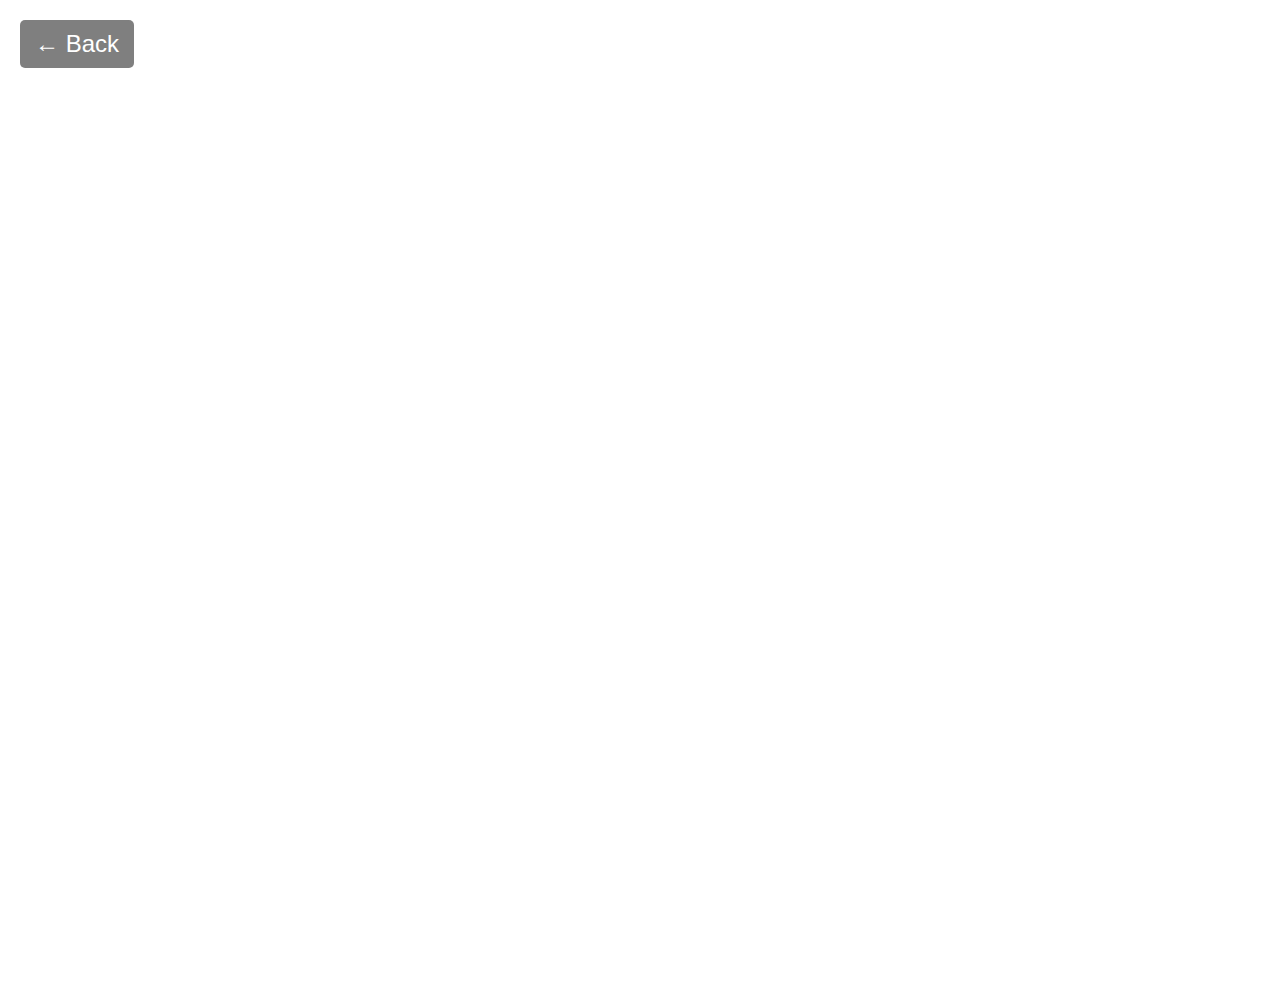
<file: index.html>
<!DOCTYPE html>
<html lang="en">

<head>
    <meta charset="UTF-8">
    <meta name="viewport" content="width=device-width, initial-scale=1.0">
    <title>Memory Match Card Game</title>
    <style>
        @import url('https://fonts.googleapis.com/css2?family=Press+Start+2P&display=swap');
        /* Gaming Font */

        body,
        html {
            margin: 0;
            padding: 0;
            width: 100%;
            height: 100%;
            font-family: Arial, sans-serif;
            overflow: hidden;
            position: relative;
        }

        /* Bubble Background */
        .bubble {
            position: absolute;
            width: 40px;
            height: 40px;
            background: rgba(255, 255, 255, 0.2);
            border-radius: 50%;
            bottom: -100px;
            animation: rise 20s infinite ease-in;
        }

        @keyframes rise {
            0% {
                transform: translateY(0) scale(1);
                opacity: 1;
            }

            100% {
                transform: translateY(-1000px) scale(1.5);
                opacity: 0;
            }
        }

        /* Slideshow Background */
        .slideshow-background {
            position: absolute;
            top: 0;
            left: 0;
            width: 100%;
            height: 100%;
            background-image: url('https://store-images.s-microsoft.com/image/apps.54588.14090654178473619.aa2706f7-9244-4d37-b59f-3f87f7589476.6a5a6db1-70ba-4b57-a879-7f9264cd3a40?h=1080');
            background-size: cover;
            background-position: center;
            background-attachment: fixed;
            /* Ensures background stays fixed */
            opacity: 1;
            animation: fadeOut 3s forwards;
        }

        @keyframes fadeOut {
            0% {
                opacity: 1;
            }

            100% {
                opacity: 0;
            }
        }

        .content {
            display: none;
            text-align: center;
            color: white;
            z-index: 1;
            position: relative;
            background-image: url('https://t4.ftcdn.net/jpg/01/31/15/51/360_F_131155172_4ZVdaT7YF5yJHqircjy59DDxV6aWFds9.jpg');
            /* New background */
            background-size: cover;
            background-position: center;
            padding-top: 80px;
            /* Moves the content down by 50px */
        }

        .hed {
            font-size: 3.5em;
            /* Increased title size */
            margin-top: px;
            font-family: 'Press Start 2P', cursive;
            /* Gaming font */
        }

        .container {
            margin-top: 50px;
        }

        .rectangle {
            width: 300px;
            height: 130px;
            margin: 30px auto;
            display: flex;
            align-items: center;
            justify-content: center;
            font-size: 1.5em;
            border-radius: 20px;
            cursor: pointer;
            transition: transform 0.3s, box-shadow 0.3s;
            color: #333;
            /* Darker font color for contrast */
            background: rgb(255, 255, 255);
            /* White background for rectangles */
            box-shadow: 4px 4px 8px rgba(0, 0, 0, 0.2);
        }

        .rectangle:hover {
            transform: scale(1.05);
            box-shadow: 8px 8px 16px rgba(0, 0, 0, 0.2);
        }

        .level-dashboard {
            display: none;
            margin-top: 50px;
            text-align: center;
        }

        .level-dashboard.active {
            display: block;
        }

        .level {
            display: inline-block;
            width: 50px;
            height: 50px;
            margin: 10px;
            border-radius: 25px;
            line-height: 50px;
            background-color: #ADD8E6;
            color: #fff;
            font-weight: bold;
            font-size: 1.2em;
            box-shadow: 4px 4px 8px rgba(0, 0, 0, 0.2);
            position: relative;
        }

        .level.completed {
            background-color: #32CD32;
        }

        .streak {
            position: absolute;
            top: -10px;
            right: -10px;
            background-color: #ff4500;
            color: white;
            border-radius: 50%;
            width: 20px;
            height: 20px;
            display: flex;
            align-items: center;
            justify-content: center;
            font-size: 0.8em;
        }

        /* Back Arrow Button */
        .back-button {
            position: absolute;
            top: 20px;
            left: 20px;
            font-size: 24px;
            color: #fff;
            text-decoration: none;
            background-color: rgba(0, 0, 0, 0.5);
            padding: 10px 15px;
            border-radius: 5px;
            z-index: 10;
            transition: background-color 0.3s;
        }

        .back-button:hover {
            background-color: rgba(0, 0, 0, 0.7);
        }
    </style>
</head>

<body>

    <!-- Slideshow Background -->
    <div class="slideshow-background"></div>

    <!-- Bubble Background -->
    <div class="bubble"></div>
    <div class="bubble"></div>
    <div class="bubble"></div>
    <div class="bubble"></div>
    <div class="bubble"></div>

    <!-- Back Arrow Button -->
    <a href="main.html" class="back-button">← Back</a>

    <!-- Main Content -->
    <div class="content">
        <h class="hed">Memory Match Card Game</h>
        <div class="container">
            <div class="rectangle" onclick="location.href='legislative.html'">Legislative</div>
            <div class="rectangle" onclick="location.href='judiciary.html'">Judiciary</div>
            <div class="rectangle" onclick="location.href='executive.html'">Executive</div>
        </div>

        <div class="container">
            <div class="rectangle" onclick="showDashboard()">Legislative</div>
            <div class="rectangle" onclick="showDashboard()">Judiciary</div>
            <div class="rectangle" onclick="showDashboard()">Executive</div>
        </div>

        <div class="level-dashboard" id="level-dashboard">
            <div class="level completed"><span class="streak">3</span>1</div>
            <div class="level">2</div>
            <div class="level">3</div>
            <div class="level">4</div>
            <div class="level">5</div>
            <div class="level completed"><span class="streak">2</span>6</div>
            <div class="level">7</div>
            <div class="level">8</div>
            <div class="level">9</div>
            <div class="level">10</div>
            <div class="level">11</div>
            <div class="level">12</div>
            <div class="level">13</div>
            <div class="level">14</div>
            <div class="level">15</div>
        </div>
    </div>

    <!-- JavaScript -->
    <script>
        // Show content after 3 seconds (after slideshow)
        setTimeout(() => {
            document.querySelector('.content').style.display = 'block';
        }, 3000);

        // Function to show the dashboard
        function showDashboard() {
            document.getElementById('level-dashboard').classList.add('active');
        }
    </script>
</body>

</html>
</file>
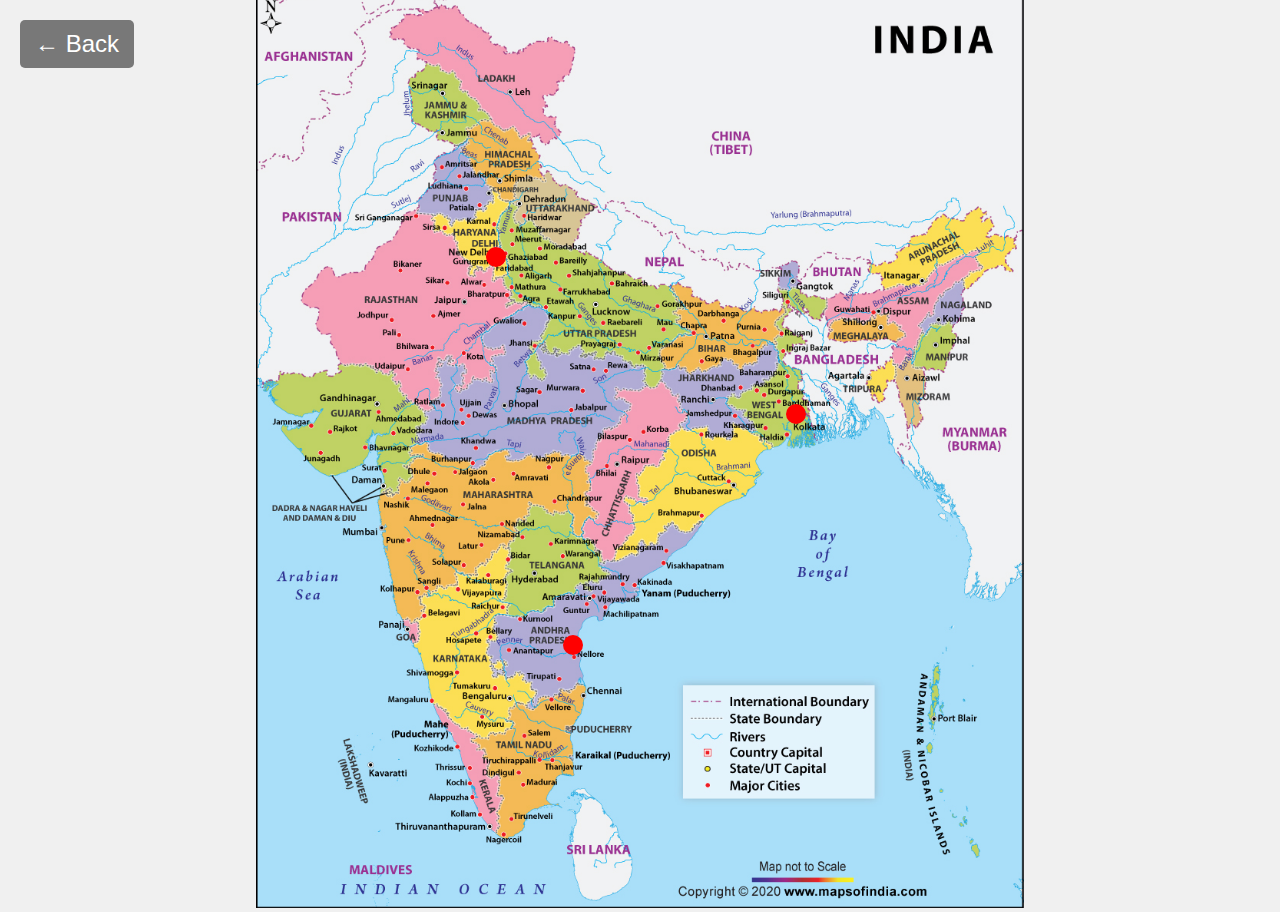
<file: mapmain.html>
<!DOCTYPE html>
<html lang="en">
<head>
    <meta charset="UTF-8">
    <meta http-equiv="X-UA-Compatible" content="IE=edge">
    <meta name="viewport" content="width=device-width, initial-scale=1.0">
    <title>Interactive India Map</title>
    <link rel="stylesheet" href="mapstyles.css">
</head>
<body>
    <a href="main.html" class="back-button">← Back</a>
    <div class="map-container">
        <img src="india-color-map.png" alt="India Map" id="india-map">
        <!-- Example ocations as clickable areas -->
        <div class="location" id="delhi" style="top: 28%; left: 30%;" onclick="showDescription('delhi')"></div>
        <div class="location" id="mumbai" style="top: 70%; left: 40%;" onclick="showDescription('mumbai')"></div>
        <div class="location" id="kolkata" style="top: 45%; left: 69%;" onclick="showDescription('kolkata')"></div>
    </div>

    <div id="description-box" class="description-box">
        <button id="close-btn" onclick="closeDescription()">Close</button>
        <p id="description-text"></p>
    </div>

    <audio id="voice-over" src=""></audio>

    <script src="mapscript.js"></script>
</body>
</html>
</file>
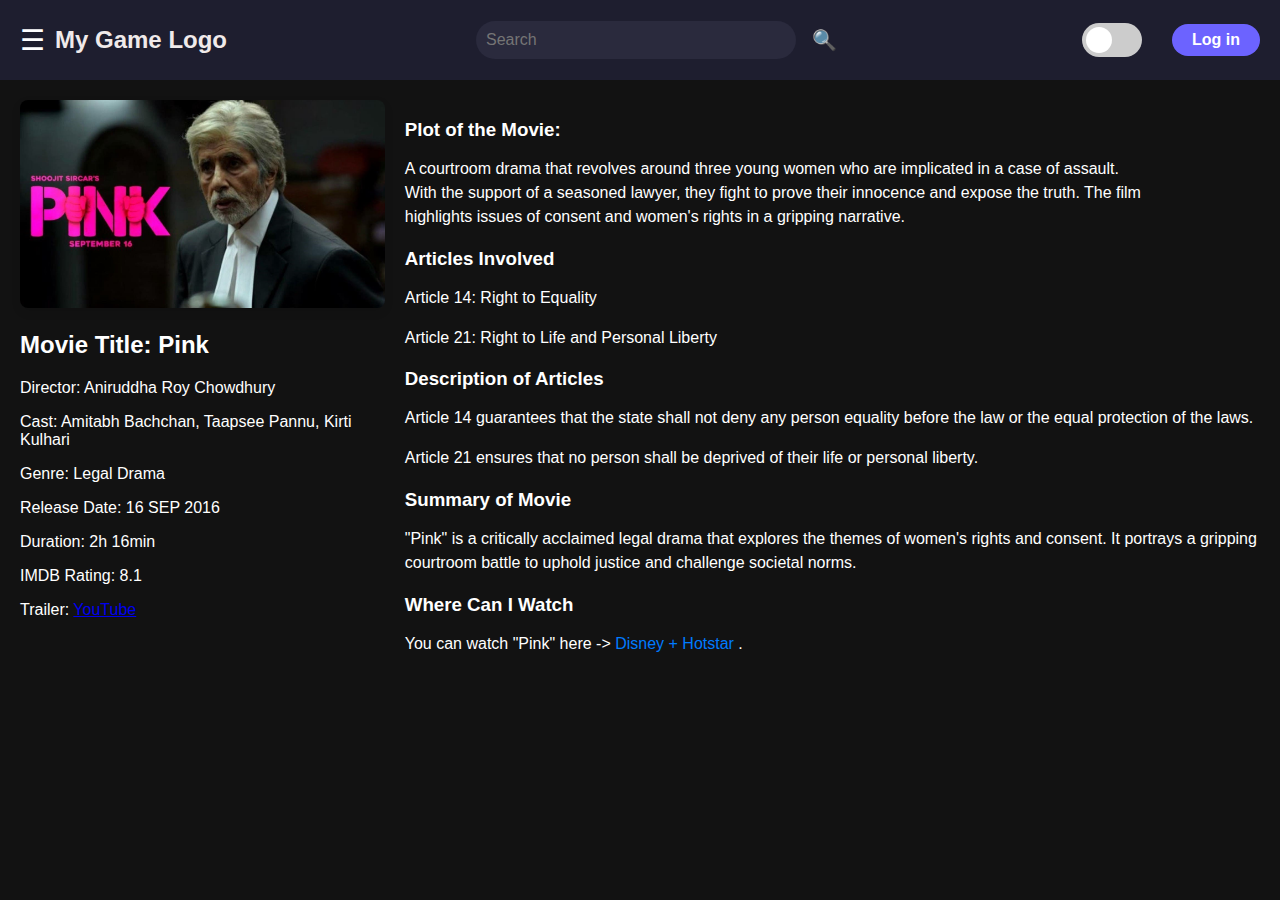
<file: pink.html>
<!DOCTYPE html>
<html lang="en">

<head>
  <meta charset="UTF-8">
  <meta name="viewport" content="width=device-width, initial-scale=1.0">
  <title>Movie Details</title>
  <link rel="stylesheet" href="movie.css">
</head>

<body>
  <!-- Include the same header to maintain consistency -->
  <header>
    <div class="logo">
      <span class="menu-icon">☰</span>
      <h1>My Game Logo</h1>
    </div>
    <div class="search-bar">
      <input type="text" placeholder="Search">
      <button>🔍</button>
    </div>
    <div class="user-actions">
      <!-- Light/Dark mode toggle -->
      <label class="switch">
        <input type="checkbox" id="theme-toggle">
        <span class="slider"></span>
      </label>
      <button class="login-btn">Log in</button>
    </div>
  </header>

  <!-- Main content section for movie details -->
  <main class="movie-detail-page">
    <div class="movie-image-section">
      <img src="pink.jpg" alt="Movie Image"> <!-- Pink Movie Image -->
      <div class="movie-details">
        <h2>Movie Title: Pink</h2>
        <p>Director: Aniruddha Roy Chowdhury</p>
        <p>Cast: Amitabh Bachchan, Taapsee Pannu, Kirti Kulhari</p>
        <p>Genre: Legal Drama</p>
        <p>Release Date: 16 SEP 2016</p>
        <p>Duration: 2h 16min</p>
        <p>IMDB Rating: 8.1</p>
        <p>Trailer: <a href="https://youtu.be/AL2TShb6fFs?si=4KziR-p0V7Wvk1H7">YouTube</a></p>
      </div>
    </div>

    <div class="movie-info-section">
      <h3>Plot of the Movie:</h3>
      <p>A courtroom drama that revolves around three young women who are implicated in a case of assault.<br> With the
        support of a seasoned lawyer, they fight to prove their innocence and expose the truth. The film<br> highlights
        issues of consent and women's rights in a gripping narrative.</p>

      <h3>Articles Involved</h3>
      <p>Article 14: Right to Equality</p>
      <p>Article 21: Right to Life and Personal Liberty</p>

      <h3>Description of Articles</h3>
      <p>Article 14 guarantees that the state shall not deny any person equality before the law or the equal protection
        of the laws.</p>
      <p>Article 21 ensures that no person shall be deprived of their life or personal liberty.</p>

      <h3>Summary of Movie</h3>
      <p>"Pink" is a critically acclaimed legal drama that explores the themes of women's rights and consent. It
        portrays a gripping courtroom battle to uphold justice and challenge societal norms.</p>

      <h3>Where Can I Watch</h3>
      <p>You can watch "Pink" here -> <a href="https://www.hotstar.com/in/movies/pink/1000154578">Disney + Hotstar
          </a>.</p>
    </div>
  </main>
  <script src="movie.js"></script>
</body>

</html>
</file>
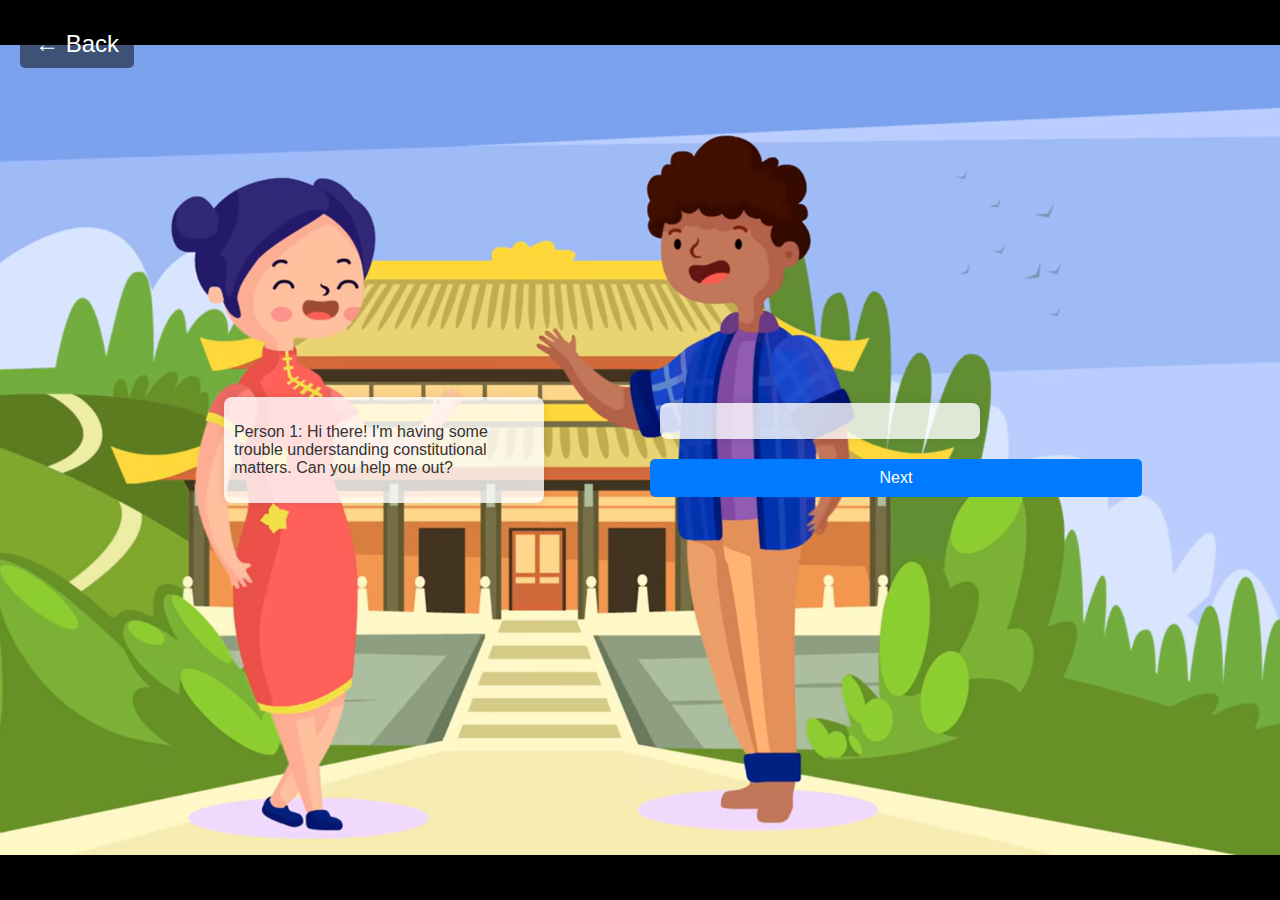
<file: senario.html>
<!DOCTYPE html>
<html lang="en">

<head>
  <meta charset="UTF-8">
  <meta name="viewport" content="width=device-width, initial-scale=1.0">
  <title>Constitution Conversation</title>
  <link rel="stylesheet" href="senariostyles.css">
</head>

<body>
  <a href="main.html" class="back-button">← Back</a>
  <div class="container">
    <!-- Left Side for Person 1's Questions -->
    <div class="left-side">
      <div class="dialogue-box" id="dialogue1">
        <p id="person1-message">Hello! Let's start our conversation.</p>
      </div>
    </div>

    <!-- Right Side for Options -->
    <div class="right-side">
      <div id="options" class="dialogue-box" style="display: none;">
        <button id="option1"></button>
        <button id="option2"></button>
        <button id="option3"></button>
      </div>

      <!-- Person 2's Responses -->
      <div class="dialogue-box" id="dialogue2">
        <p id="person2-message"></p>
      </div>

      <!-- Next Button -->
      <button id="next-btn" style="display: none;">Next</button>
    </div>
  </div>

  <script src="senscript.js"></script>
</body>

</html>
</file>
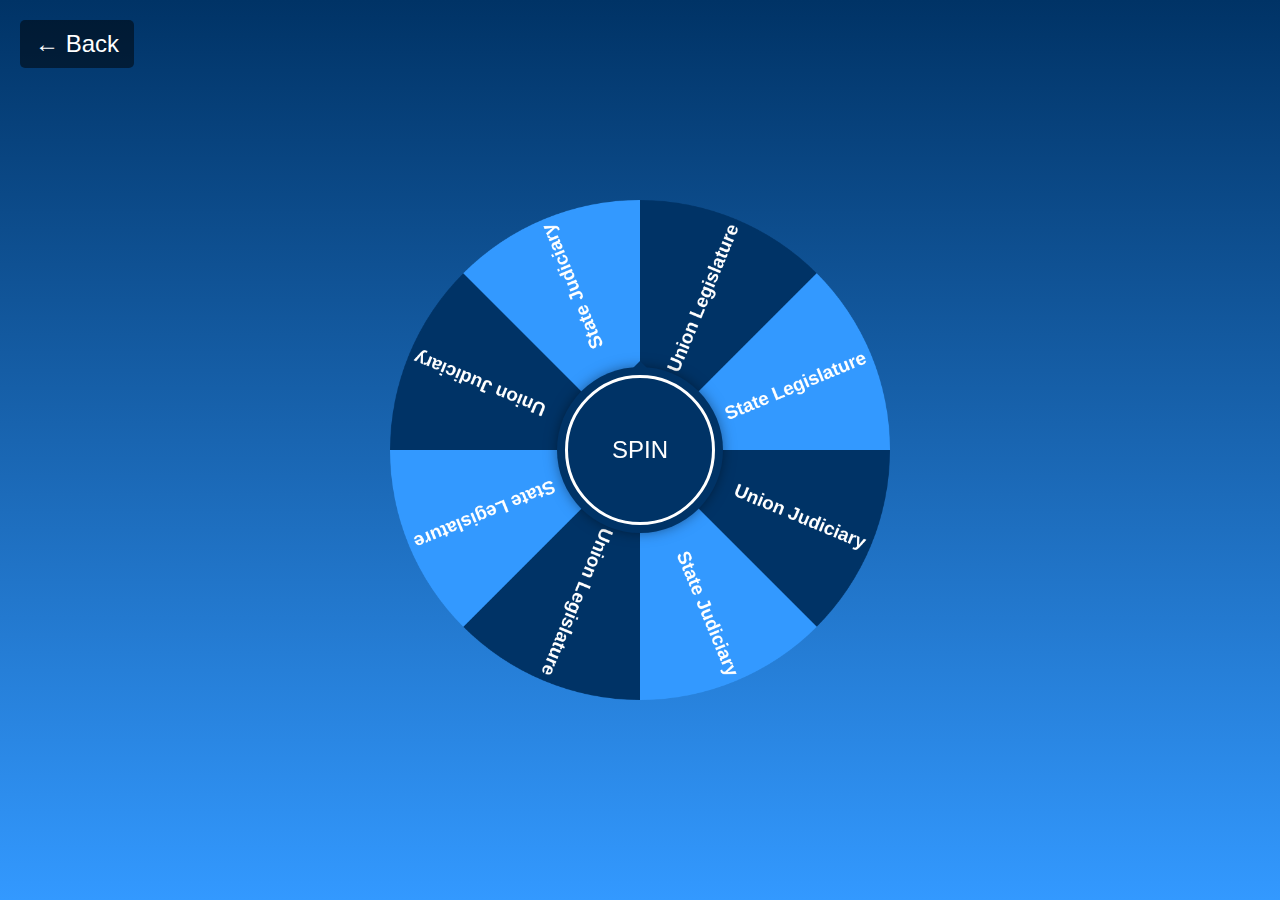
<file: spinmain.html>
<!doctype html>
<html>

<head>
  <title>Spin the Wheel</title>
  <meta charset="UTF-8" />
  <link rel="stylesheet" href="spinstyles.css" />
</head>

<body>
  <a href="main.html" class="back-button">← Back</a>
  <div id="spin_the_wheel">
    <canvas id="wheel" width="800" height="800"></canvas>
    <div id="spin">SPIN</div>
  </div>

  <!-- Popup -->
  <div class="popup">
    <div class="popup-content"></div>
    <button class="popup-close" onclick="closePopup()">Close</button>
  </div>

  <script defer src="spinscript.js"></script>
</body>

</html>
</file>
<file: mapstyles.css>
body {
    font-family: Arial, sans-serif;
    display: flex;
    justify-content: center;
    align-items: center;
    height: 100vh;
    margin: 0;
    background-color: #f0f0f0;
}

.map-container {
    position: relative;
    width: 60%;
}

#india-map {
    width: 100%;
}

.location {
    position: absolute;
    width: 20px;
    height: 20px;
    background-color: red;
    border-radius: 50%;
    cursor: pointer;
}

.description-box {
    display: none;
    position: absolute;
    width: 300px;
    padding: 20px;
    background-color: white;
    box-shadow: 0 0 10px rgba(0, 0, 0, 0.2);
    z-index: 10;
    align-items: center;
}

#close-btn {
    position: absolute;
    top: 10px;
    right: 10px;
    cursor: pointer;
}

.back-button {
    position: absolute;
    top: 20px;
    left: 20px;
    font-size: 24px;
    color: #fff;
    text-decoration: none;
    background-color: rgba(0, 0, 0, 0.5);
    padding: 10px 15px;
    border-radius: 5px;
    z-index: 10;
    transition: background-color 0.3s;
}

.back-button:hover {
    background-color: rgba(0, 0, 0, 0.7);
}
</file>
<file: movie.css>
body {
  font-family: Arial, sans-serif;
  margin: 0;
  padding: 0;
  background-color: #121212;
  color: #ffffff;
  transition: background-color 0.3s, color 0.3s;
  position: relative;
  overflow: hidden;
  /* Prevents scrollbars during transition */
}

.light-mode {
  background-color: #f0f0f0;
  color: #000000;
}

header {
  background-color: #1e1e2f;
  color: white;
  padding: 10px 20px;
  display: flex;
  justify-content: space-between;
  align-items: center;
}

.logo {
  display: flex;
  align-items: center;
}

.logo h1 {
  margin-left: 10px;
  font-size: 24px;
}

.menu-icon {
  font-size: 28px;
  cursor: pointer;
}

.search-bar {
  display: flex;
  align-items: center;
}

.search-bar input {
  padding: 10px;
  border: none;
  border-radius: 20px;
  width: 300px;
  margin-right: 10px;
  background-color: #2a2a3d;
  color: #ffffff;
  font-size: 16px;
}

.search-bar button {
  background: none;
  border: none;
  color: #ffffff;
  cursor: pointer;
  font-size: 20px;
}

.user-actions {
  display: flex;
  align-items: center;
}

.login-btn {
  background-color: #6c63ff;
  border: none;
  padding: 7px 20px;
  border-radius: 20px;
  color: white;
  cursor: pointer;
  font-size: 16px;
  font-weight: 800;
  margin-left: 20px;
}

.switch {
  position: relative;
  display: inline-block;
  width: 60px;
  height: 34px;
  margin-right: 10px;
}

.switch input {
  opacity: 0;
  width: 0;
  height: 0;
}

.slider {
  position: absolute;
  cursor: pointer;
  top: 0;
  left: 0;
  right: 0;
  bottom: 0;
  background-color: #ccc;
  transition: 0.4s;
  border-radius: 34px;
}

.slider:before {
  position: absolute;
  content: "";
  height: 26px;
  width: 26px;
  left: 4px;
  bottom: 4px;
  background-color: white;
  transition: 0.4s;
  border-radius: 50%;
}

input:checked+.slider {
  background-color: #6c63ff;
}

input:checked+.slider:before {
  transform: translateX(26px);
}

.light-mode .search-bar input {
  background-color: #ffffff;
  color: #000000;
}

.light-mode .game-item {
  background-color: #e0e0e0;
  color: #000000;
}

/* Main container for the movie details page */
.movie-detail-page {
  display: flex;
  margin: 20px;
  gap: 20px;
}

/* Section for the movie image and basic details */
.movie-image-section {
  width: 45%;
  max-width: 400px;
}

.movie-image-section img {
  width: 100%;
  height: auto;
  border-radius: 8px;
  box-shadow: 0 4px 10px rgba(0, 0, 0, 0.1);
}

.movie-details {
  margin-top: 10px;
  font-size: 1em;
}

/* Section for additional movie information */
.movie-info-section {
  flex-grow: 1;
  font-size: 1em;
}

.movie-info-section h3 {
  margin-bottom: 10px;
}

.movie-info-section p {
  margin-bottom: 15px;
  line-height: 1.5;
}

/* Link styling for "Where Can I Watch" section */
.movie-info-section a {
  color: #007BFF;
  text-decoration: none;
}

.movie-info-section a:hover {
  text-decoration: underline;
}

/* Enlarged image styling */
.enlarge-image {
  position: fixed;
  top: 50%;
  left: 50%;
  transform: translate(-50%, -50%) scale(1);
  max-width: 50%;
  max-height: 50%;
  z-index: 1000;
  opacity: 1;
  transition: transform 0.7s ease-in-out, opacity 0.7s ease-in-out;
}

/* When the image is fading out */
.fade-out {
  transform: translate(-50%, -50%) scale(1.2);
  opacity: 0;
}

/* Add a semi-transparent overlay to cover the entire page */
.overlay {
  position: fixed;
  top: 0;
  left: 0;
  width: 100%;
  height: 100%;
  background: rgba(0, 0, 0, 0.5);
  z-index: 999;
  opacity: 0;
  transition: opacity 0.7s ease-in-out;
}

.overlay.show {
  opacity: 1;
}

.logo-link {
  text-decoration: none; /* Remove underline */
  color: inherit; /* Inherit the color from parent element (e.g., <h1>) */
}

.logo h1 {
  color: #f0eaea; /* Example color, change to match your theme */
  font-size: 24px; /* Example font size, adjust as needed */
}

.maps-btn,
.chatbot-btn {
  background-color: #6c63ff;
  color: white;
  border: none;
  border-radius: 30px;
  padding: 8px 12px;
  margin-left: 5px;
  /* Space between the buttons */
  margin-right: 10px;
  cursor: pointer;
  font-size: 16px;
  display: flex;
  align-items: center;
  justify-content: center;
  font-weight: 700;

}

.maps-btn:hover,
.chatbot-btn:hover {
  background-color: #5753cc;
  /* Slightly darker shade on hover */
}

.maps-btn:focus,
.chatbot-btn:focus {
  outline: none;
}

/* Move the buttons slightly to the left */
.user-actions {
  display: flex;
  align-items: center;
  margin-left: -10px;
  /* Moves the entire user-actions section slightly to the left */
}
</file>
<file: senariostyles.css>
body {
  font-family: Arial, sans-serif;
  background-color: #f4f4f4;
  background-image: url('senbg.png');
  background-size: cover;
    /* Ensures the image covers the entire background */
  background-position: center;
    /* Centers the background image */
  background-repeat: no-repeat;
    /* Prevents the image from repeating */
  background-attachment: fixed;
    /* Keeps the background fixed when scrolling */
  height: 100vh;
  margin: 0;
  display: flex;
  justify-content: center;
  align-items: center;
}

.container {
  display: flex;
  width: 80%;
  max-width: 1200px;
}

.left-side {
  flex: 1;
  padding: 10px;
  display: flex;
  justify-content: center;
  align-items: center;
}

.right-side {
  flex: 1;
  padding: 10px;
  display: flex;
  flex-direction: column;
  justify-content: center;
}

.dialogue-box {
  max-width: 300px;
  padding: 10px;
  background-color: rgba(255, 255, 255, 0.8);
  border-radius: 8px;
  box-shadow: 0 0 10px rgba(0, 0, 0, 0.1);
  font-size: 16px;
  color: #333;
  margin: 10px;
}

button {
  display: block;
  margin: 10px 0;
  padding: 10px;
  font-size: 16px;
  border: none;
  border-radius: 5px;
  background-color: #007bff;
  color: white;
  cursor: pointer;
}

button:hover {
  background-color: #0056b3;
}

.back-button {
  position: absolute;
  top: 20px;
  left: 20px;
  font-size: 24px;
  color: #fff;
  text-decoration: none;
  background-color: rgba(0, 0, 0, 0.5);
  padding: 10px 15px;
  border-radius: 5px;
  z-index: 10;
  transition: background-color 0.3s;
}

.back-button:hover {
  background-color: rgba(0, 0, 0, 0.7);
}
</file>
<file: spinstyles.css>
* {
  margin: 0;
  padding: 0;
  box-sizing: border-box;
}

body {
  height: 100vh;
  display: grid;
  place-items: center;
  background: linear-gradient(to bottom, #003366, #3399ff);
  font-family: "Lato", sans-serif;
}

#spin_the_wheel {
  position: relative;
  overflow: hidden;
  width: 80vw;
  height: 80vw;
  max-width: 500px;
  max-height: 500px;
}

#wheel {
  width: 100%;
  height: 100%;
}

#spin {
  font: 1.5em/0 "Lato", sans-serif;
  user-select: none;
  cursor: pointer;
  display: flex;
  justify-content: center;
  align-items: center;
  position: absolute;
  top: 50%;
  left: 50%;
  width: 30%;
  height: 30%;
  margin: -15%;
  background: #003366;
  color: #ffffff;
  box-shadow: 0 0 0 8px #003366, 0 0px 15px 5px rgba(0, 0, 0, 0.6);
  border-radius: 50%;
  border: 3px solid #ffffff;
  /* Add white outline */
  transition: 0.8s;
}

#spin::after {
  content: "";
  position: absolute;
  top: -17px;
  border: 10px solid transparent;
  border-bottom-color: #003366;
  border-top: none;
}

.popup {
  display: none;
  position: fixed;
  top: 50%;
  left: 50%;
  transform: translate(-50%, -50%);
  padding: 20px;
  background-color: #ffffff;
  border: 2px solid #003366;
  border-radius: 10px;
  box-shadow: 0 0 10px rgba(0, 0, 0, 0.3);
  text-align: center;
}

.popup.active {
  display: block;
}

.popup .popup-content {
  font-size: 1.2em;
  color: #003366;
}

.popup .popup-close {
  margin-top: 10px;
  padding: 10px;
  background-color: #003366;
  color: #ffffff;
  border: none;
  border-radius: 5px;
  cursor: pointer;
  font-size: 1em;
}

.back-button {
  position: absolute;
  top: 20px;
  left: 20px;
  font-size: 24px;
  color: #fff;
  text-decoration: none;
  background-color: rgba(0, 0, 0, 0.5);
  padding: 10px 15px;
  border-radius: 5px;
  z-index: 10;
  transition: background-color 0.3s;
}

.back-button:hover {
  background-color: rgba(0, 0, 0, 0.7);
}
</file>
